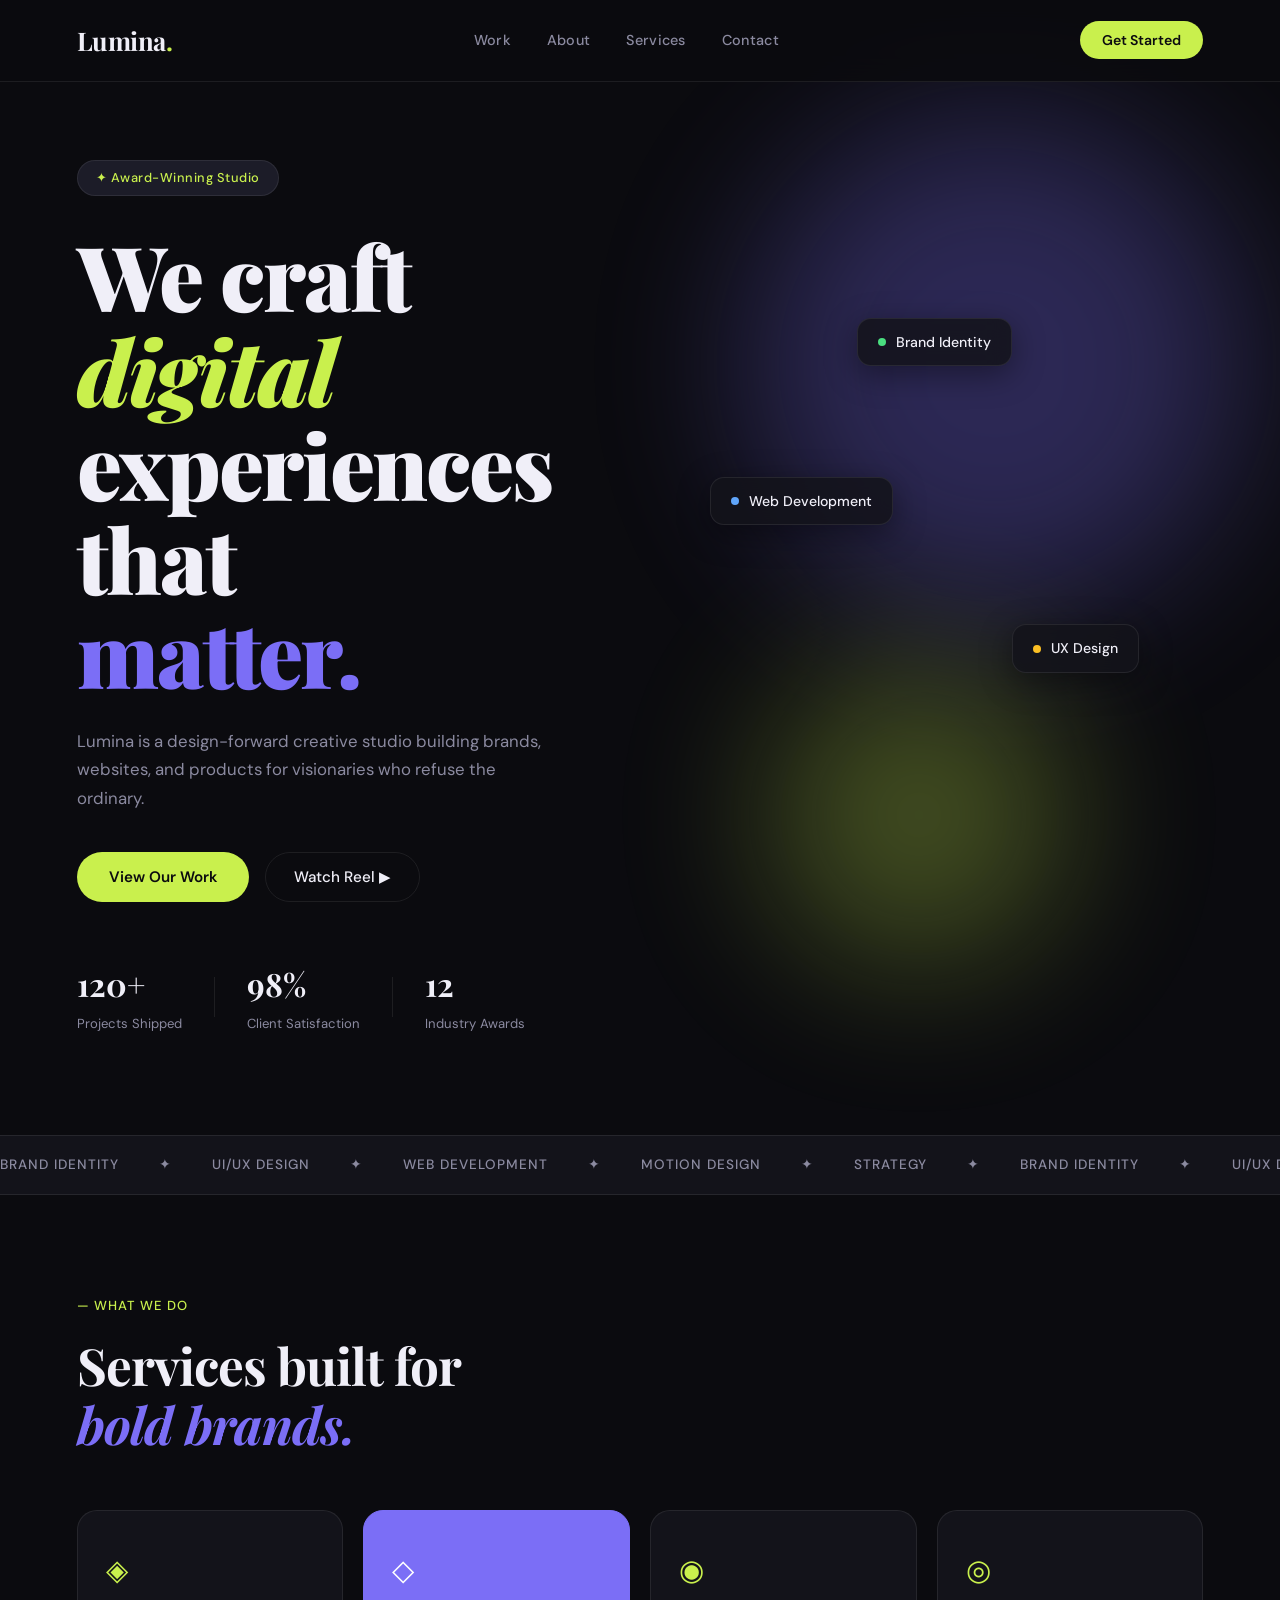
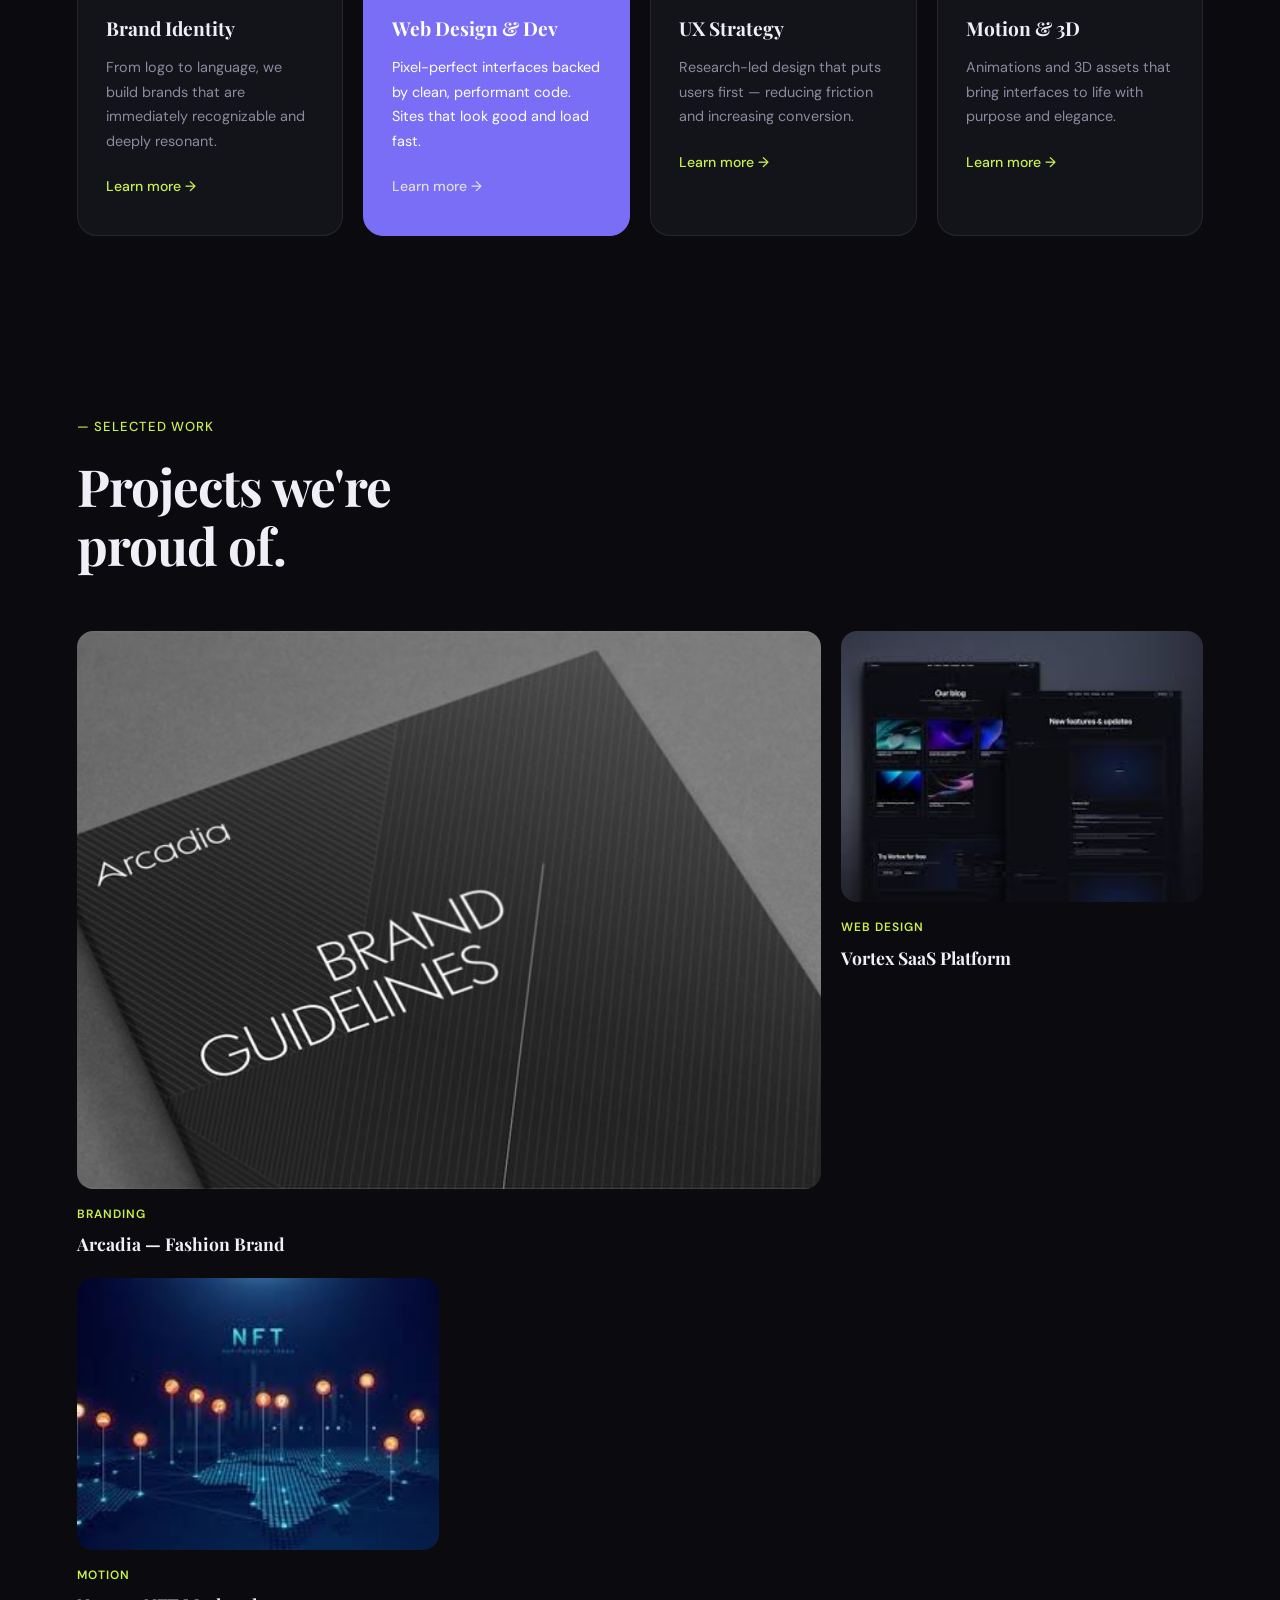
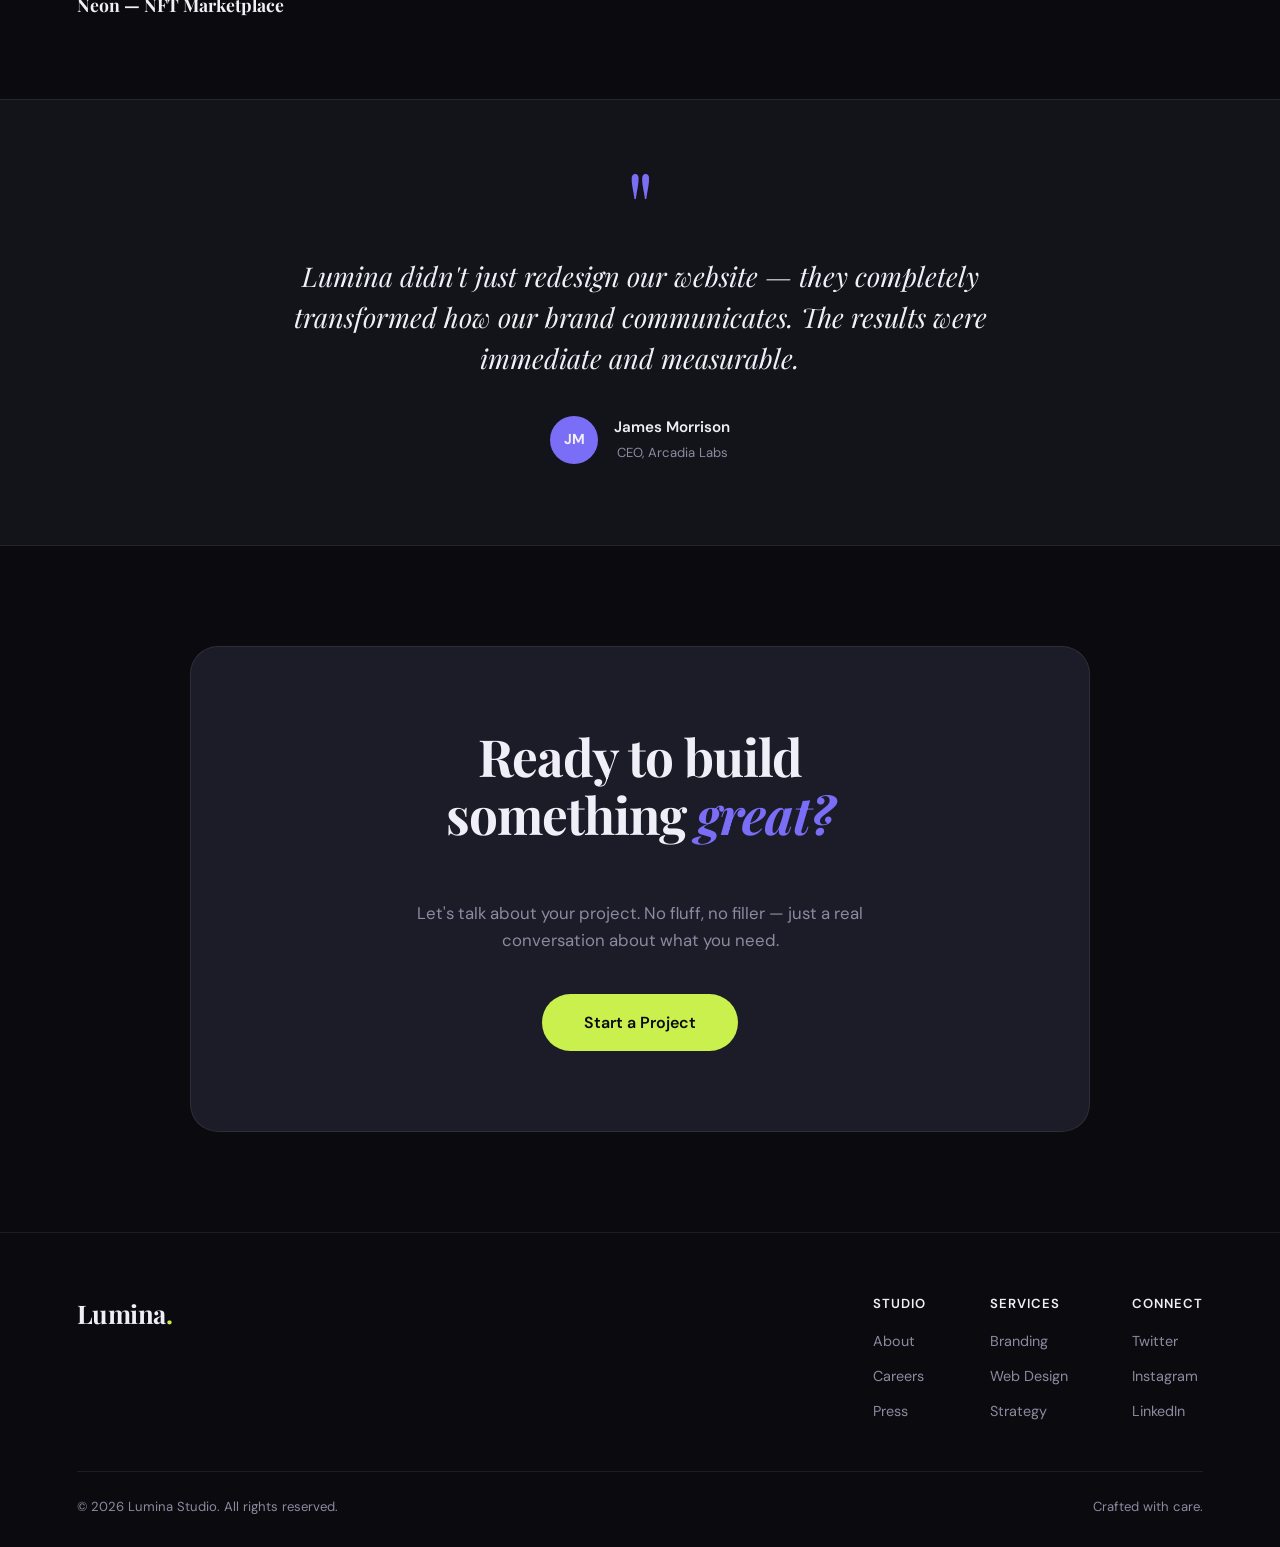
<file: OIBSIB/level 1/Task 1/index.html>
<!DOCTYPE html>
<html lang="en">
<head>
  <meta charset="UTF-8" />
  <meta name="viewport" content="width=device-width, initial-scale=1.0"/>
  <title>Lumina — Creative Studio</title>
  <link rel="stylesheet" href="style.css" />
  <link href="https://fonts.googleapis.com/css2?family=Playfair+Display:wght@400;700;900&family=DM+Sans:wght@300;400;500&display=swap" rel="stylesheet"/>
</head>
<body>

  <!-- HEADER / NAV -->
  <header class="navbar">
    <div class="logo">Lumina<span>.</span></div>
    <nav>
      <a href="#">Work</a>
      <a href="#">About</a>
      <a href="#">Services</a>
      <a href="#">Contact</a>
    </nav>
    <button class="btn-nav">Get Started</button>
  </header>

  <!-- HERO -->
  <section class="hero">
    <div class="hero-left">
      <div class="hero-badge">✦ Award-Winning Studio</div>
      <h1>We craft <em>digital</em><br/>experiences that<br/><span>matter.</span></h1>
      <p class="hero-sub">Lumina is a design-forward creative studio building brands, websites, and products for visionaries who refuse the ordinary.</p>
      <div class="hero-actions">
        <button class="btn-primary">View Our Work</button>
        <button class="btn-ghost">Watch Reel ▶</button>
      </div>
      <div class="hero-stat-row">
        <div class="stat"><strong>120+</strong><span>Projects Shipped</span></div>
        <div class="stat-divider"></div>
        <div class="stat"><strong>98%</strong><span>Client Satisfaction</span></div>
        <div class="stat-divider"></div>
        <div class="stat"><strong>12</strong><span>Industry Awards</span></div>
      </div>
    </div>
    <div class="hero-visual">
      <div class="blob blob-1"></div>
      <div class="blob blob-2"></div>
      <div class="card-float card-1">
        <div class="card-dot green"></div>
        <span>Brand Identity</span>
      </div>
      <div class="card-float card-2">
        <div class="card-dot amber"></div>
        <span>UX Design</span>
      </div>
      <div class="card-float card-3">
        <div class="card-dot blue"></div>
        <span>Web Development</span>
      </div>
    </div>
  </section>

  <!-- MARQUEE -->
  <div class="marquee-wrap">
    <div class="marquee-track">
      <span>Brand Identity</span><span>✦</span>
      <span>UI/UX Design</span><span>✦</span>
      <span>Web Development</span><span>✦</span>
      <span>Motion Design</span><span>✦</span>
      <span>Strategy</span><span>✦</span>
      <span>Brand Identity</span><span>✦</span>
      <span>UI/UX Design</span><span>✦</span>
      <span>Web Development</span><span>✦</span>
      <span>Motion Design</span><span>✦</span>
      <span>Strategy</span><span>✦</span>
    </div>
  </div>

  <!-- SERVICES -->
  <section class="services">
    <div class="section-label">— What We Do</div>
    <h2>Services built for<br/><em>bold brands.</em></h2>
    <div class="services-grid">
      <div class="service-card">
        <div class="service-icon">◈</div>
        <h3>Brand Identity</h3>
        <p>From logo to language, we build brands that are immediately recognizable and deeply resonant.</p>
        <a href="#" class="service-link">Learn more →</a>
      </div>
      <div class="service-card featured">
        <div class="service-icon">◇</div>
        <h3>Web Design & Dev</h3>
        <p>Pixel-perfect interfaces backed by clean, performant code. Sites that look good and load fast.</p>
        <a href="#" class="service-link">Learn more →</a>
      </div>
      <div class="service-card">
        <div class="service-icon">◉</div>
        <h3>UX Strategy</h3>
        <p>Research-led design that puts users first — reducing friction and increasing conversion.</p>
        <a href="#" class="service-link">Learn more →</a>
      </div>
      <div class="service-card">
        <div class="service-icon">◎</div>
        <h3>Motion & 3D</h3>
        <p>Animations and 3D assets that bring interfaces to life with purpose and elegance.</p>
        <a href="#" class="service-link">Learn more →</a>
      </div>
    </div>
  </section>

  <!-- WORK / PORTFOLIO -->
  <section class="work">
    <div class="section-label">— Selected Work</div>
    <h2>Projects we're<br/>proud of.</h2>
    <div class="work-grid">
      <div class="work-item large">
        <div class="work-img wi-1">
          <img src="./project-1.jpg" alt="Arcadia — Fashion Brand project screenshot" class="project-img">
        </div>
        <div class="work-info">
          <span class="work-tag">Branding</span>
          <h4>Arcadia — Fashion Brand</h4>
        </div>
      </div>
      <div class="work-item">
        <div class="work-img wi-2">
          <img src="./project-2.jpg" alt="Vortex SaaS Platform project screenshot" class="project-img">
        
          <img src="./project-2.jpg" alt="Vortex SaaS Platform project screenshot" class="project-img">
        </div>
        <div class="work-info">
          <span class="work-tag">Web Design</span>
          <h4>Vortex SaaS Platform</h4>
        </div>
      </div>
      <div class="work-item">
        <div class="work-img wi-3">
          <img src="./project-3.jpg" alt="Neon — NFT Marketplace project screenshot" class="project-img">
        </div>
        <div class="work-info">
          <span class="work-tag">Motion</span>
          <h4>Neon — NFT Marketplace</h4>
        </div>
      </div>
    </div>
  </section>

  <!-- TESTIMONIAL -->
  <section class="testimonial">
    <div class="testimonial-inner">
      <div class="quote-mark">"</div>
      <p class="quote-text">Lumina didn't just redesign our website — they completely transformed how our brand communicates. The results were immediate and measurable.</p>
      <div class="quote-author">
        <div class="author-avatar">JM</div>
        <div>
          <strong>James Morrison</strong>
          <span>CEO, Arcadia Labs</span>
        </div>
      </div>
    </div>
  </section>

  <!-- CTA -->
  <section class="cta">
    <div class="cta-inner">
      <h2>Ready to build<br/>something <em>great?</em></h2>
      <p>Let's talk about your project. No fluff, no filler — just a real conversation about what you need.</p>
      <button class="btn-primary large">Start a Project</button>
    </div>
  </section>

  <!-- FOOTER -->
  <footer class="footer">
    <div class="footer-top">
      <div class="logo">Lumina<span>.</span></div>
      <div class="footer-links">
        <div class="footer-col">
          <h5>Studio</h5>
          <a href="#">About</a>
          <a href="#">Careers</a>
          <a href="#">Press</a>
        </div>
        <div class="footer-col">
          <h5>Services</h5>
          <a href="#">Branding</a>
          <a href="#">Web Design</a>
          <a href="#">Strategy</a>
        </div>
        <div class="footer-col">
          <h5>Connect</h5>
          <a href="#">Twitter</a>
          <a href="#">Instagram</a>
          <a href="#">LinkedIn</a>
        </div>
      </div>
    </div>
    <div class="footer-bottom">
      <span>© 2026 Lumina Studio. All rights reserved.</span>
      <span>Crafted with care.</span>
    </div>
  </footer>

</body>
</html>
</file>
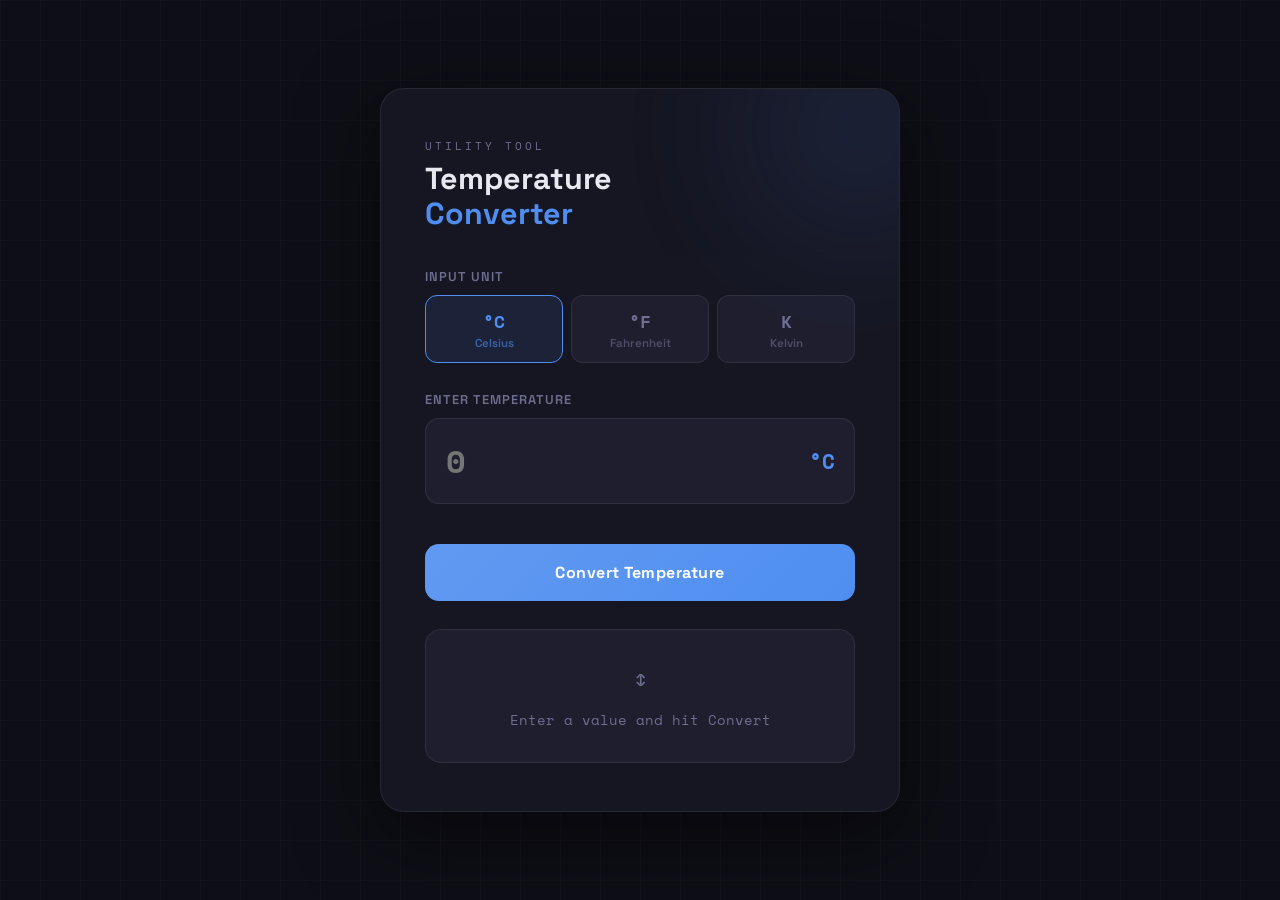
<file: OIBSIB/level 1/Task 3/index.html>
<!DOCTYPE html>
<html lang="en">
<head>
  <meta charset="UTF-8"/>
  <meta name="viewport" content="width=device-width, initial-scale=1.0"/>
  <title>Temperature Converter</title>
  <link href="https://fonts.googleapis.com/css2?family=Space+Grotesk:wght@400;500;600;700&family=Space+Mono:wght@400;700&display=swap" rel="stylesheet"/>
  <link rel="stylesheet" href="style.css"/>
</head>
<body>

  <div class="card">
    <div class="card-title">Utility Tool</div>
    <h1 class="card-heading">Temperature<br/><span>Converter</span></h1>

    <!-- Unit selection -->
    <div class="unit-label">Input Unit</div>
    <div class="unit-tabs">
      <button class="unit-btn active" data-unit="C">
        <span class="unit-sym">°C</span>
        <span class="unit-name">Celsius</span>
      </button>
      <button class="unit-btn" data-unit="F">
        <span class="unit-sym">°F</span>
        <span class="unit-name">Fahrenheit</span>
      </button>
      <button class="unit-btn" data-unit="K">
        <span class="unit-sym">K</span>
        <span class="unit-name">Kelvin</span>
      </button>
    </div>

    <!-- Input -->
    <div class="input-label">Enter Temperature</div>
    <div class="input-wrap">
      <input
        type="number"
        id="tempInput"
        class="temp-input"
        placeholder="0"
        step="any"
        aria-label="Temperature value"
      />
      <span class="input-unit C" id="inputUnit">°C</span>
    </div>
    <div class="error-msg" id="errorMsg" role="alert"></div>

    <!-- Convert button -->
    <button class="btn-convert" id="convertBtn">
      Convert Temperature
    </button>

    <!-- Result -->
    <div class="result-area" id="resultArea">
      <div class="result-placeholder" id="resultPlaceholder">
        <span class="arrow">↕</span>
        Enter a value and hit Convert
      </div>
    </div>

    <!-- Formula note -->
    <div class="formula-note" id="formulaNote"></div>
  </div>

  <script src="script.js"></script>
</body>
</html>
</file>
<file: OIBSIB/level 1/Task 1/style.css>
/* ===== RESET & VARIABLES ===== */
*, *::before, *::after { box-sizing: border-box; margin: 0; padding: 0; }

:root {
  --bg: #0b0b0f;
  --surface: #13131a;
  --surface2: #1c1c28;
  --border: rgba(255,255,255,0.08);
  --text: #f0eff8;
  --muted: #8b8aa0;
  --accent: #c9f04d;
  --accent2: #7b6ef6;
  --font-display: 'Playfair Display', serif;
  --font-body: 'DM Sans', sans-serif;
}

html { scroll-behavior: smooth; }

body {
  background: var(--bg);
  color: var(--text);
  font-family: var(--font-body);
  font-size: 16px;
  line-height: 1.6;
  overflow-x: hidden;
}

/* ===== NAVBAR ===== */
.navbar {
  position: fixed;
  top: 0; left: 0; right: 0;
  z-index: 100;
  display: flex;
  align-items: center;
  justify-content: space-between;
  padding: 20px 6%;
  background: rgba(11,11,15,0.85);
  backdrop-filter: blur(16px);
  border-bottom: 1px solid var(--border);
}

.logo {
  font-family: var(--font-display);
  font-size: 1.6rem;
  font-weight: 700;
  color: var(--text);
  letter-spacing: -0.5px;
}
.logo span { color: var(--accent); }

nav { display: flex; gap: 36px; }
nav a {
  color: var(--muted);
  text-decoration: none;
  font-size: 0.9rem;
  font-weight: 500;
  letter-spacing: 0.3px;
  transition: color 0.2s;
}
nav a:hover { color: var(--text); }

.btn-nav {
  background: var(--accent);
  color: #0b0b0f;
  border: none;
  padding: 10px 22px;
  border-radius: 100px;
  font-family: var(--font-body);
  font-size: 0.88rem;
  font-weight: 600;
  cursor: pointer;
  transition: opacity 0.2s, transform 0.2s;
}
.btn-nav:hover { opacity: 0.85; transform: translateY(-1px); }

/* ===== HERO ===== */
.hero {
  min-height: 100vh;
  padding: 160px 6% 100px;
  position: relative;
  overflow: hidden;
  display: grid;
  grid-template-columns: 1.05fr 0.95fr;
  align-items: center;
  gap: 60px;
}

.hero-left {
  max-width: 540px;
}

.hero-right {
  display: flex;
  justify-content: center;
  align-items: center;
}

.hero-image {
  width: 100%;
  max-width: 520px;
  border-radius: 28px;
  overflow: hidden;
  box-shadow: 0 30px 80px rgba(0, 0, 0, 0.25);
  background: #11101d;
  z-index: 1;
}

.hero-img {
  width: 100%;
  height: 100%;
  object-fit: cover;
  display: block;
}

.hero-badge {
  display: inline-flex;
  align-items: center;
  gap: 8px;
  background: var(--surface2);
  border: 1px solid var(--border);
  border-radius: 100px;
  padding: 7px 18px;
  font-size: 0.8rem;
  color: var(--accent);
  font-weight: 500;
  letter-spacing: 0.5px;
  margin-bottom: 32px;
  animation: fadeUp 0.8s ease both;
}

.hero h1 {
  font-family: var(--font-display);
  font-size: clamp(3rem, 7vw, 6rem);
  font-weight: 900;
  line-height: 1.05;
  letter-spacing: -2px;
  max-width: 700px;
  animation: fadeUp 0.9s 0.1s ease both;
}
.hero h1 em { color: var(--accent); font-style: italic; }
.hero h1 span { color: var(--accent2); }

.hero-sub {
  max-width: 480px;
  color: var(--muted);
  font-size: 1.05rem;
  line-height: 1.7;
  margin: 28px 0 40px;
  animation: fadeUp 1s 0.2s ease both;
}

.hero-actions {
  display: flex;
  gap: 16px;
  align-items: center;
  animation: fadeUp 1s 0.3s ease both;
}

.btn-primary {
  background: var(--accent);
  color: #0b0b0f;
  border: none;
  padding: 15px 32px;
  border-radius: 100px;
  font-family: var(--font-body);
  font-size: 0.95rem;
  font-weight: 600;
  cursor: pointer;
  transition: opacity 0.2s, transform 0.2s;
}
.btn-primary:hover { opacity: 0.85; transform: translateY(-2px); }
.btn-primary.large { padding: 18px 42px; font-size: 1rem; }

.btn-ghost {
  background: transparent;
  color: var(--text);
  border: 1px solid var(--border);
  padding: 14px 28px;
  border-radius: 100px;
  font-family: var(--font-body);
  font-size: 0.95rem;
  font-weight: 500;
  cursor: pointer;
  transition: border-color 0.2s, background 0.2s;
}
.btn-ghost:hover { background: var(--surface2); border-color: rgba(255,255,255,0.2); }

.hero-stat-row {
  display: flex;
  align-items: center;
  gap: 32px;
  margin-top: 56px;
  animation: fadeUp 1s 0.4s ease both;
}
.stat strong {
  display: block;
  font-family: var(--font-display);
  font-size: 2rem;
  font-weight: 700;
  color: var(--text);
}
.stat span { font-size: 0.82rem; color: var(--muted); }
.stat-divider {
  width: 1px;
  height: 40px;
  background: var(--border);
}

/* Hero visual blobs */
.hero-visual {
  position: absolute;
  top: 0; right: 0;
  width: 55%;
  height: 100%;
  pointer-events: none;
}

.blob {
  position: absolute;
  border-radius: 50%;
  filter: blur(80px);
  opacity: 0.3;
}
.blob-1 {
  width: 500px; height: 500px;
  background: var(--accent2);
  top: 10%; right: 5%;
  animation: blobFloat 8s ease-in-out infinite alternate;
}
.blob-2 {
  width: 300px; height: 300px;
  background: var(--accent);
  bottom: 15%; right: 30%;
  animation: blobFloat 6s 2s ease-in-out infinite alternate;
}

.card-float {
  position: absolute;
  display: flex;
  align-items: center;
  gap: 10px;
  background: rgba(19,19,26,0.85);
  backdrop-filter: blur(12px);
  border: 1px solid var(--border);
  border-radius: 14px;
  padding: 12px 20px;
  font-size: 0.88rem;
  font-weight: 500;
  pointer-events: none;
  box-shadow: 0 8px 32px rgba(0,0,0,0.4);
}
.card-1 { top: 28%; right: 38%; animation: floatA 5s ease-in-out infinite; }
.card-2 { top: 55%; right: 20%; animation: floatB 6s ease-in-out infinite; }
.card-3 { top: 42%; right: 55%; animation: floatA 7s 1s ease-in-out infinite; }

.card-dot {
  width: 8px; height: 8px;
  border-radius: 50%;
}
.card-dot.green { background: #4ade80; }
.card-dot.amber { background: #fbbf24; }
.card-dot.blue { background: #60a5fa; }

/* ===== MARQUEE ===== */
.marquee-wrap {
  overflow: hidden;
  border-top: 1px solid var(--border);
  border-bottom: 1px solid var(--border);
  padding: 18px 0;
  background: var(--surface);
}
.marquee-track {
  display: flex;
  gap: 40px;
  width: max-content;
  animation: marquee 18s linear infinite;
}
.marquee-track span {
  white-space: nowrap;
  font-size: 0.85rem;
  font-weight: 500;
  color: var(--muted);
  letter-spacing: 1px;
  text-transform: uppercase;
}

/* ===== SERVICES ===== */
.services {
  padding: 100px 6%;
}
.section-label {
  font-size: 0.82rem;
  color: var(--accent);
  font-weight: 500;
  letter-spacing: 1px;
  text-transform: uppercase;
  margin-bottom: 20px;
}
.services h2, .work h2, .cta h2 {
  font-family: var(--font-display);
  font-size: clamp(2rem, 4vw, 3.2rem);
  font-weight: 700;
  line-height: 1.15;
  letter-spacing: -1px;
  margin-bottom: 56px;
}
.services h2 em, .cta h2 em {
  font-style: italic;
  color: var(--accent2);
}

.services-grid {
  display: grid;
  grid-template-columns: repeat(4, 1fr);
  gap: 20px;
}

.service-card {
  background: var(--surface);
  border: 1px solid var(--border);
  border-radius: 20px;
  padding: 36px 28px;
  transition: border-color 0.3s, transform 0.3s;
}
.service-card:hover {
  border-color: rgba(255,255,255,0.2);
  transform: translateY(-4px);
}
.service-card.featured {
  background: var(--accent2);
  border-color: var(--accent2);
}
.service-card.featured .service-icon,
.service-card.featured h3,
.service-card.featured p { color: #fff; }
.service-card.featured .service-link { color: #ddd; }

.service-icon {
  font-size: 1.8rem;
  color: var(--accent);
  margin-bottom: 20px;
}
.service-card h3 {
  font-family: var(--font-display);
  font-size: 1.2rem;
  font-weight: 700;
  margin-bottom: 12px;
}
.service-card p {
  color: var(--muted);
  font-size: 0.9rem;
  line-height: 1.7;
  margin-bottom: 20px;
}
.service-link {
  color: var(--accent);
  font-size: 0.88rem;
  font-weight: 500;
  text-decoration: none;
  transition: letter-spacing 0.2s;
}
.service-link:hover { letter-spacing: 1px; }

/* ===== WORK ===== */
.work { padding: 80px 6%; }

.work-grid {
  display: grid;
  grid-template-columns: repeat(3, 1fr);
  grid-template-rows: auto auto;
  gap: 20px;
}
.work-item.large { grid-column: span 2; }

.work-img {
  width: 100%;
  border-radius: 16px;
  overflow: hidden;
  aspect-ratio: 4/3;
  margin-bottom: 16px;
  background-size: cover;
  background-position: center;
  transition: transform 0.4s;
}
.work-img img {
  width: 100%;
  height: 100%;
  object-fit: cover;
  display: block;
}
.work-item:hover .work-img { transform: scale(1.02); }

.wi-1 { background: linear-gradient(135deg, #7b6ef6 0%, #c9f04d 100%); }
.wi-2 { background: linear-gradient(135deg, #f472b6 0%, #7b6ef6 100%); }
.wi-3 { background: linear-gradient(135deg, #34d399 0%, #60a5fa 100%); }

.work-tag {
  font-size: 0.75rem;
  color: var(--accent);
  font-weight: 600;
  text-transform: uppercase;
  letter-spacing: 1px;
  display: block;
  margin-bottom: 6px;
}
.work-item h4 {
  font-family: var(--font-display);
  font-size: 1.1rem;
  font-weight: 700;
}

/* ===== TESTIMONIAL ===== */
.testimonial {
  padding: 80px 6%;
  background: var(--surface);
  border-top: 1px solid var(--border);
  border-bottom: 1px solid var(--border);
}
.testimonial-inner {
  max-width: 760px;
  margin: 0 auto;
  text-align: center;
}
.quote-mark {
  font-family: var(--font-display);
  font-size: 6rem;
  color: var(--accent2);
  line-height: 0.5;
  margin-bottom: 28px;
}
.quote-text {
  font-family: var(--font-display);
  font-size: clamp(1.2rem, 2.5vw, 1.7rem);
  font-weight: 400;
  font-style: italic;
  line-height: 1.5;
  color: var(--text);
  margin-bottom: 36px;
}
.quote-author {
  display: flex;
  align-items: center;
  gap: 16px;
  justify-content: center;
}
.author-avatar {
  width: 48px; height: 48px;
  background: var(--accent2);
  border-radius: 50%;
  display: flex;
  align-items: center;
  justify-content: center;
  font-weight: 700;
  font-size: 0.9rem;
}
.quote-author strong {
  display: block;
  font-size: 0.95rem;
  font-weight: 600;
}
.quote-author span {
  font-size: 0.82rem;
  color: var(--muted);
}

/* ===== CTA ===== */
.cta { padding: 100px 6%; }
.cta-inner {
  background: var(--surface2);
  border: 1px solid var(--border);
  border-radius: 28px;
  padding: 80px;
  max-width: 900px;
  margin: 0 auto;
  text-align: center;
}
.cta-inner p {
  color: var(--muted);
  font-size: 1.05rem;
  max-width: 480px;
  margin: 16px auto 40px;
}

/* ===== FOOTER ===== */
.footer { padding: 60px 6% 30px; border-top: 1px solid var(--border); }
.footer-top {
  display: flex;
  justify-content: space-between;
  align-items: flex-start;
  margin-bottom: 48px;
}
.footer-links { display: flex; gap: 64px; }
.footer-col { display: flex; flex-direction: column; gap: 12px; }
.footer-col h5 {
  font-size: 0.82rem;
  font-weight: 600;
  color: var(--text);
  text-transform: uppercase;
  letter-spacing: 1px;
  margin-bottom: 4px;
}
.footer-col a {
  color: var(--muted);
  text-decoration: none;
  font-size: 0.9rem;
  transition: color 0.2s;
}
.footer-col a:hover { color: var(--text); }
.footer-bottom {
  display: flex;
  justify-content: space-between;
  border-top: 1px solid var(--border);
  padding-top: 24px;
  font-size: 0.82rem;
  color: var(--muted);
}

/* ===== ANIMATIONS ===== */
@keyframes fadeUp {
  from { opacity: 0; transform: translateY(24px); }
  to   { opacity: 1; transform: translateY(0); }
}
@keyframes blobFloat {
  from { transform: translate(0, 0) scale(1); }
  to   { transform: translate(30px, -30px) scale(1.08); }
}
@keyframes floatA {
  0%,100% { transform: translateY(0); }
  50%     { transform: translateY(-12px); }
}
@keyframes floatB {
  0%,100% { transform: translateY(0); }
  50%     { transform: translateY(10px); }
}
@keyframes marquee {
  from { transform: translateX(0); }
  to   { transform: translateX(-50%); }
}

/* ===== RESPONSIVE ===== */
@media (max-width: 900px) {
  .services-grid { grid-template-columns: repeat(2, 1fr); }
  .work-grid { grid-template-columns: 1fr; }
  .work-item.large { grid-column: span 1; }
  .hero-visual { display: none; }
  .footer-top { flex-direction: column; gap: 40px; }
  .cta-inner { padding: 48px 32px; }
}
@media (max-width: 600px) {
  .services-grid { grid-template-columns: 1fr; }
  .hero-stat-row { flex-wrap: wrap; }
  nav { display: none; }
  .footer-links { flex-wrap: wrap; gap: 32px; }
}
</file>
<file: OIBSIB/level 1/Task 3/style.css>
/* ===== RESET ===== */
*, *::before, *::after { box-sizing: border-box; margin: 0; padding: 0; }

:root {
  --bg: #0e0e16;
  --card: #161622;
  --card2: #1e1e2e;
  --border: rgba(255,255,255,0.08);
  --text: #e8e8f0;
  --muted: #6e6e90;
  --blue: #4f8ef0;
  --orange: #f07840;
  --green: #40c090;
  --purple: #9060f0;
  --font: 'Space Grotesk', sans-serif;
  --mono: 'Space Mono', monospace;
}

body {
  background: var(--bg);
  color: var(--text);
  font-family: var(--font);
  min-height: 100vh;
  display: flex;
  flex-direction: column;
  align-items: center;
  justify-content: center;
  padding: 32px 16px;
}

/* Background grid pattern */
body::before {
  content: '';
  position: fixed;
  inset: 0;
  background-image:
    linear-gradient(rgba(255,255,255,0.025) 1px, transparent 1px),
    linear-gradient(90deg, rgba(255,255,255,0.025) 1px, transparent 1px);
  background-size: 40px 40px;
  pointer-events: none;
}

/* ===== CARD ===== */
.card {
  background: var(--card);
  border: 1px solid var(--border);
  border-radius: 24px;
  padding: 48px 44px;
  width: 100%;
  max-width: 520px;
  position: relative;
  overflow: hidden;
  box-shadow: 0 24px 80px rgba(0,0,0,0.5);
}

/* Glow top-right */
.card::before {
  content: '';
  position: absolute;
  top: -60px; right: -60px;
  width: 200px; height: 200px;
  background: var(--blue);
  border-radius: 50%;
  filter: blur(80px);
  opacity: 0.15;
}

.card-title {
  font-size: 0.7rem;
  font-family: var(--mono);
  letter-spacing: 3px;
  text-transform: uppercase;
  color: var(--muted);
  margin-bottom: 8px;
}

.card-heading {
  font-size: 1.9rem;
  font-weight: 700;
  margin-bottom: 36px;
  line-height: 1.15;
}
.card-heading span { color: var(--blue); }

/* ===== UNIT TABS ===== */
.unit-label {
  font-size: 0.8rem;
  font-weight: 600;
  color: var(--muted);
  text-transform: uppercase;
  letter-spacing: 1px;
  margin-bottom: 10px;
}

.unit-tabs {
  display: grid;
  grid-template-columns: repeat(3, 1fr);
  gap: 8px;
  margin-bottom: 28px;
}

.unit-btn {
  background: var(--card2);
  border: 1.5px solid var(--border);
  color: var(--muted);
  font-family: var(--font);
  font-size: 0.9rem;
  font-weight: 600;
  padding: 12px;
  border-radius: 12px;
  cursor: pointer;
  transition: all 0.2s;
  display: flex;
  flex-direction: column;
  align-items: center;
  gap: 2px;
}
.unit-btn .unit-sym {
  font-family: var(--mono);
  font-size: 1.1rem;
  font-weight: 700;
}
.unit-btn .unit-name { font-size: 0.72rem; opacity: 0.6; }
.unit-btn:hover { border-color: rgba(255,255,255,0.2); color: var(--text); }

.unit-btn.active[data-unit="C"] { border-color: var(--blue);   color: var(--blue);   background: rgba(79,142,240,0.1); }
.unit-btn.active[data-unit="F"] { border-color: var(--orange); color: var(--orange); background: rgba(240,120,64,0.1); }
.unit-btn.active[data-unit="K"] { border-color: var(--purple); color: var(--purple); background: rgba(144,96,240,0.1); }

/* ===== INPUT ===== */
.input-label {
  font-size: 0.8rem;
  font-weight: 600;
  color: var(--muted);
  text-transform: uppercase;
  letter-spacing: 1px;
  margin-bottom: 10px;
}

.input-wrap {
  position: relative;
  margin-bottom: 8px;
}

.temp-input {
  width: 100%;
  background: var(--card2);
  border: 1.5px solid var(--border);
  color: var(--text);
  font-family: var(--mono);
  font-size: 2rem;
  font-weight: 700;
  padding: 18px 70px 18px 20px;
  border-radius: 14px;
  outline: none;
  transition: border-color 0.2s;
  appearance: textfield;
  -moz-appearance: textfield;
}
.temp-input::-webkit-inner-spin-button,
.temp-input::-webkit-outer-spin-button { -webkit-appearance: none; }
.temp-input:focus { border-color: var(--blue); }
.temp-input.error { border-color: #f04070 !important; }

.input-unit {
  position: absolute;
  right: 20px; top: 50%;
  transform: translateY(-50%);
  font-family: var(--mono);
  font-size: 1.3rem;
  font-weight: 700;
  color: var(--muted);
  pointer-events: none;
  transition: color 0.2s;
}
.input-unit.C { color: var(--blue); }
.input-unit.F { color: var(--orange); }
.input-unit.K { color: var(--purple); }

.error-msg {
  font-size: 0.8rem;
  color: #f04070;
  height: 20px;
  margin-bottom: 12px;
  font-family: var(--mono);
}

/* ===== CONVERT BUTTON ===== */
.btn-convert {
  width: 100%;
  background: var(--blue);
  color: #fff;
  border: none;
  padding: 18px;
  border-radius: 14px;
  font-family: var(--font);
  font-size: 1rem;
  font-weight: 700;
  cursor: pointer;
  letter-spacing: 0.5px;
  transition: opacity 0.2s, transform 0.15s;
  margin-bottom: 28px;
  position: relative;
  overflow: hidden;
}
.btn-convert::after {
  content: '';
  position: absolute;
  inset: 0;
  background: linear-gradient(135deg, rgba(255,255,255,0.1), transparent);
}
.btn-convert:hover { opacity: 0.88; transform: translateY(-1px); }
.btn-convert:active { transform: translateY(1px); }

/* ===== RESULT ===== */
.result-area {
  background: var(--card2);
  border: 1.5px solid var(--border);
  border-radius: 16px;
  padding: 28px 24px;
  min-height: 120px;
  display: flex;
  flex-direction: column;
  align-items: center;
  justify-content: center;
  transition: all 0.3s;
  text-align: center;
}
.result-area.has-result { border-color: rgba(64,192,144,0.4); }

.result-placeholder {
  color: var(--muted);
  font-family: var(--mono);
  font-size: 0.85rem;
  text-align: center;
  line-height: 2;
}
.result-placeholder .arrow {
  font-size: 1.4rem;
  display: block;
  margin-bottom: 4px;
}

.result-cards {
  display: grid;
  grid-template-columns: repeat(2, 1fr);
  gap: 12px;
  width: 100%;
}

.result-card {
  padding: 16px;
  border-radius: 12px;
  background: var(--card);
  border: 1px solid var(--border);
  text-align: center;
  animation: popIn 0.35s ease both;
}
.result-card .r-unit {
  font-family: var(--mono);
  font-size: 0.72rem;
  text-transform: uppercase;
  letter-spacing: 2px;
  margin-bottom: 6px;
}
.result-card .r-value {
  font-family: var(--mono);
  font-size: 1.5rem;
  font-weight: 700;
  line-height: 1;
}

.result-card.rc-C .r-unit  { color: var(--blue); }
.result-card.rc-C .r-value { color: var(--blue); }
.result-card.rc-F .r-unit  { color: var(--orange); }
.result-card.rc-F .r-value { color: var(--orange); }
.result-card.rc-K .r-unit  { color: var(--purple); }
.result-card.rc-K .r-value { color: var(--purple); }

/* Input card spans full width */
.result-card.input-card { grid-column: span 2; }

/* ===== FORMULA NOTE ===== */
.formula-note {
  margin-top: 20px;
  font-family: var(--mono);
  font-size: 0.72rem;
  color: var(--muted);
  text-align: center;
  line-height: 1.8;
  display: none;
}
.formula-note span { color: var(--green); }

/* ===== ANIMATION ===== */
@keyframes popIn {
  from { opacity: 0; transform: scale(0.92) translateY(8px); }
  to   { opacity: 1; transform: scale(1) translateY(0); }
}

/* ===== RESPONSIVE ===== */
@media (max-width: 480px) {
  .card { padding: 36px 24px; }
  .card-heading { font-size: 1.5rem; }
}
</file>
